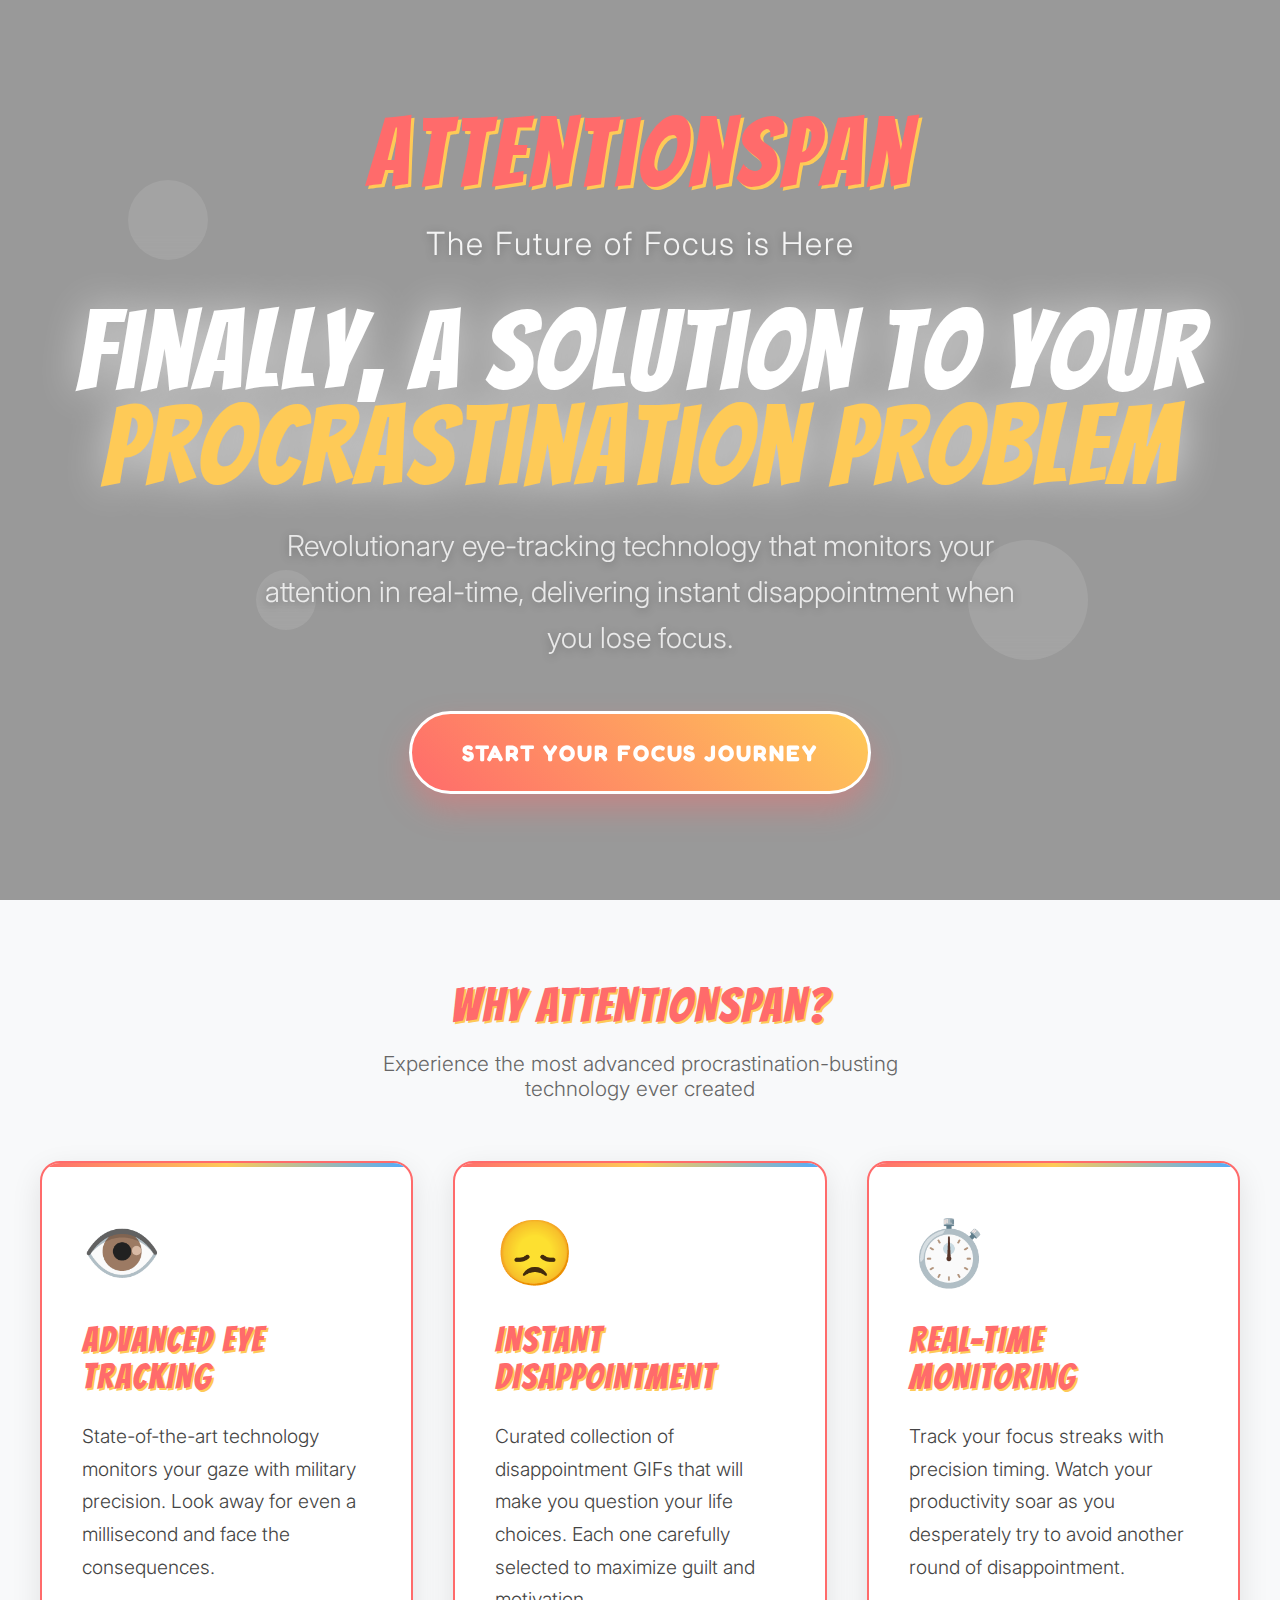
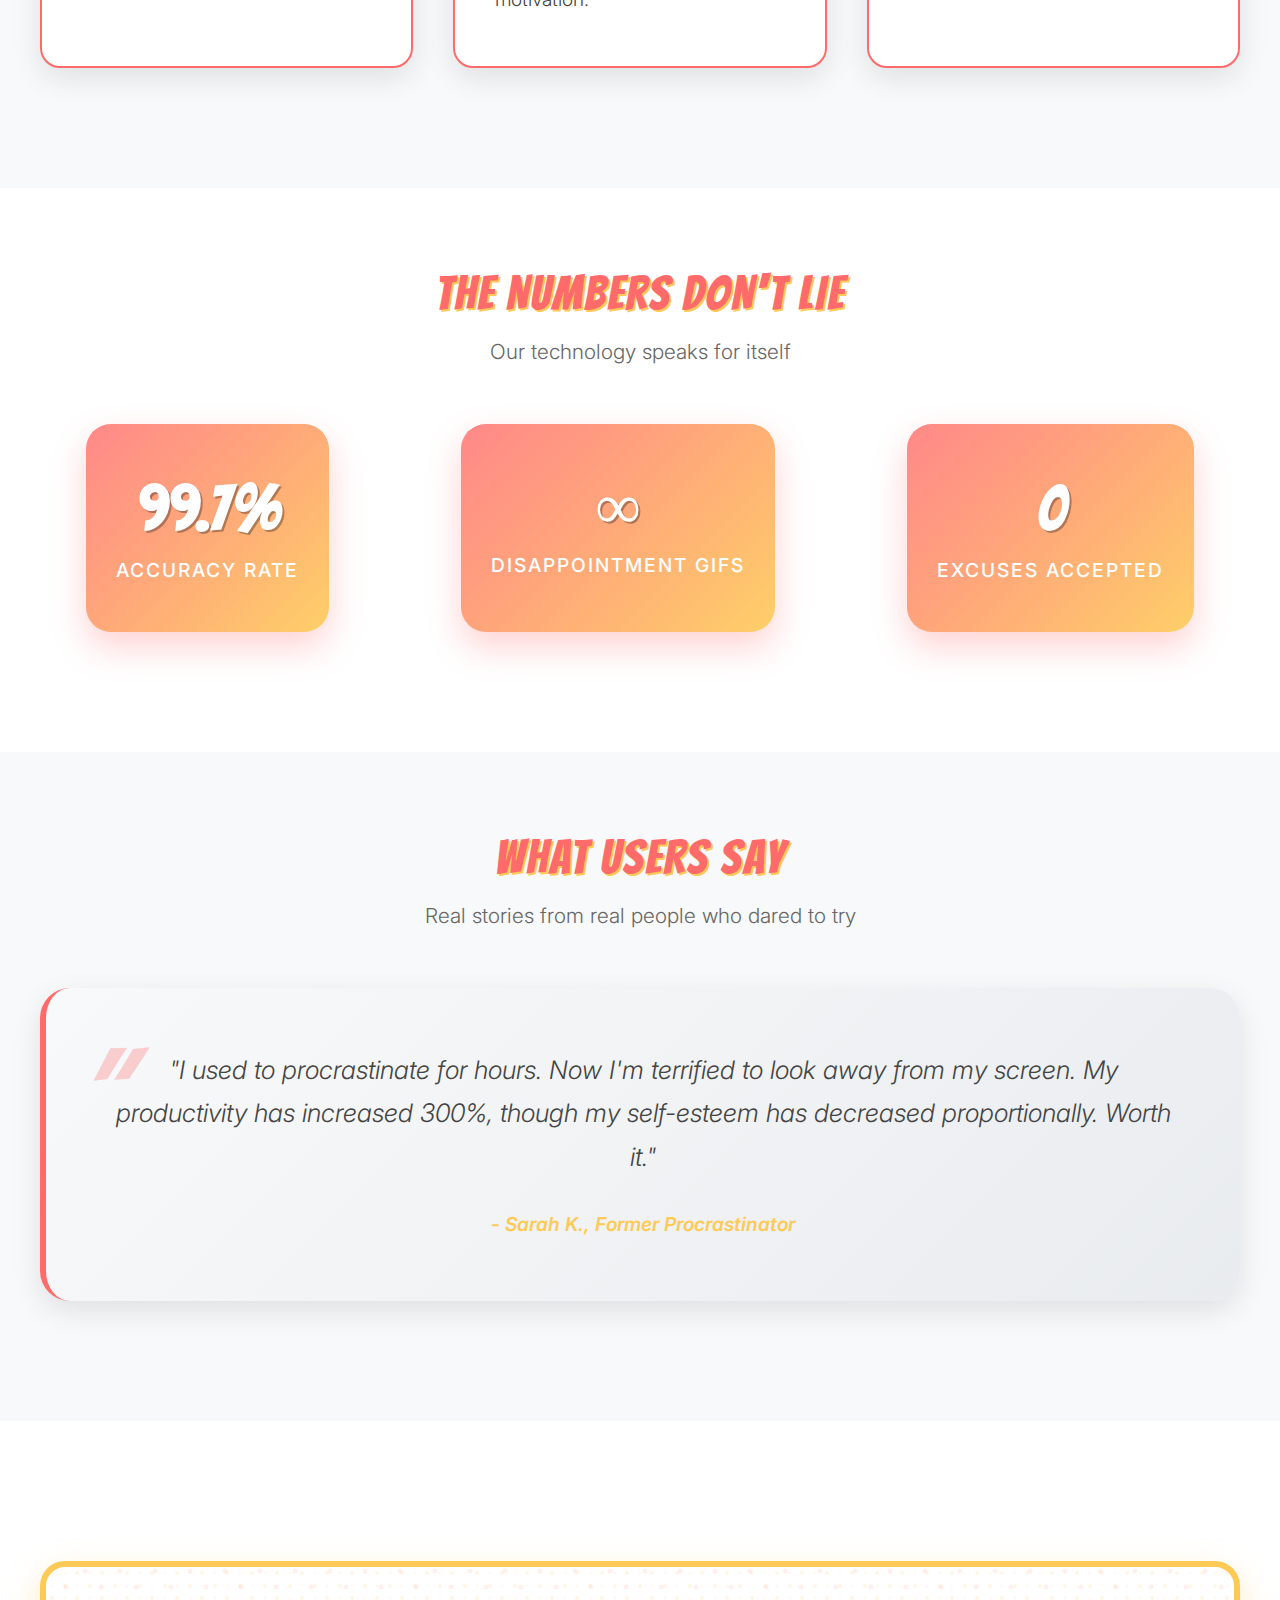
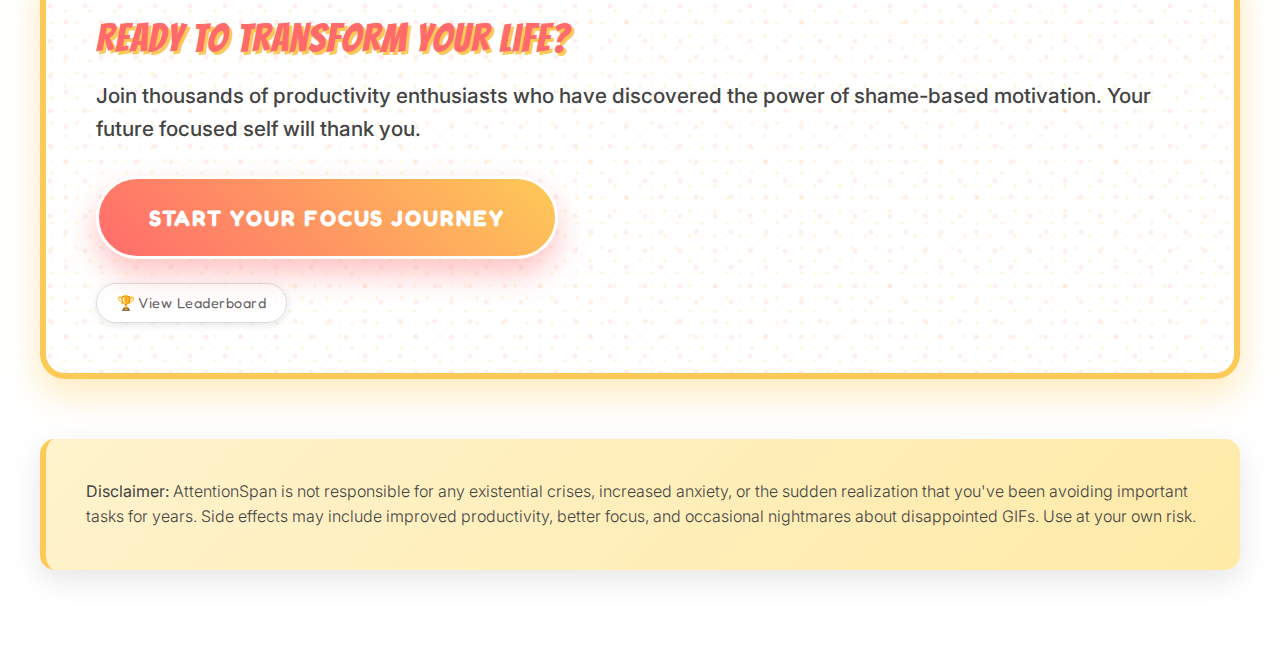
<file: index.html>
<!DOCTYPE html>
<html lang="en">
<head>
    <meta charset="UTF-8">
    <meta name="viewport" content="width=device-width, initial-scale=1.0">
    <title>AttentionSpan - Revolutionary Focus Technology</title>
    <style>
        @import url('https://fonts.googleapis.com/css2?family=Bangers:wght@400&family=Fredoka+One:wght@400&family=Inter:wght@400;500;600&display=swap');

        * {
            margin: 0;
            padding: 0;
            box-sizing: border-box;
        }

        body {
            font-family: 'Inter', -apple-system, BlinkMacSystemFont, 'Segoe UI', Roboto, sans-serif;
            background: url('https://media.giphy.com/media/3o7btPCcdNniyf0ArS/giphy.gif');
            background-size: cover;
            background-position: center center;
            background-attachment: fixed;
            background-repeat: no-repeat;
            color: #333;
            margin: 0;
            padding: 0;
            overflow-x: hidden;
            position: relative;
        }

        /* Mobile-specific background adjustments */
        @media (max-width: 768px) {
            body {
                background-size: cover;
                background-position: center center;
                background-attachment: scroll;
                min-height: 100vh;
            }
        }

        @media (max-width: 480px) {
            body {
                background-size: cover;
                background-position: center center;
                background-attachment: scroll;
                min-height: 100vh;
            }
        }

        /* Add a subtle overlay for better text readability */
        body::before {
            content: '';
            position: fixed;
            top: 0;
            left: 0;
            width: 100%;
            height: 100%;
            background: rgba(0, 0, 0, 0.4);
            z-index: -1;
            pointer-events: none;
        }

        /* Hero Section */
        .hero-section {
            height: 100vh;
            display: flex;
            flex-direction: column;
            justify-content: center;
            align-items: center;
            text-align: center;
            position: relative;
            overflow: hidden;
            background: url('https://media.giphy.com/media/3o7btPCcdNniyf0ArS/giphy.gif');
            background-size: cover;
            background-position: center center;
            background-repeat: no-repeat;
            background-attachment: fixed;
        }

        /* Mobile hero background adjustments */
        @media (max-width: 768px) {
            .hero-section {
                background-attachment: scroll;
                background-size: cover;
                background-position: center center;
                min-height: 100vh;
            }
        }

        @media (max-width: 480px) {
            .hero-section {
                background-attachment: scroll;
                background-size: cover;
                background-position: center center;
                min-height: 100vh;
            }
        }

        .hero-content {
            z-index: 10;
            position: relative;
            max-width: 1200px;
            padding: 0 20px;
        }

        /* Floating Elements */
        .floating-element {
            position: absolute;
            border-radius: 50%;
            background: rgba(255, 255, 255, 0.1);
            backdrop-filter: blur(10px);
            animation: float 6s ease-in-out infinite;
        }

        .floating-element:nth-child(1) {
            width: 80px;
            height: 80px;
            top: 20%;
            left: 10%;
            animation-delay: 0s;
        }

        .floating-element:nth-child(2) {
            width: 120px;
            height: 120px;
            top: 60%;
            right: 15%;
            animation-delay: 2s;
        }

        .floating-element:nth-child(3) {
            width: 60px;
            height: 60px;
            bottom: 30%;
            left: 20%;
            animation-delay: 4s;
        }

        @keyframes float {
            0%, 100% { transform: translateY(0px) rotate(0deg); }
            50% { transform: translateY(-20px) rotate(180deg); }
        }

        .logo {
            font-family: 'Bangers', cursive;
            font-size: 6rem;
            font-weight: 400;
            margin-bottom: 20px;
            color: #ff6b6b;
            text-shadow: 3px 3px 0px #feca57;
            letter-spacing: 4px;
            animation: logoGlow 3s ease-in-out infinite alternate;
        }

        @keyframes logoGlow {
            from { text-shadow: 3px 3px 0px #feca57; }
            to { text-shadow: 3px 3px 0px #feca57, 0 0 20px rgba(254, 202, 87, 0.8); }
        }

        .tagline {
            font-family: 'Inter', sans-serif;
            font-size: 2rem;
            margin-bottom: 40px;
            color: rgba(255, 255, 255, 0.9);
            font-weight: 300;
            text-shadow: 0 2px 10px rgba(0, 0, 0, 0.3);
            letter-spacing: 2px;
        }

        .hero-title {
            font-family: 'Bangers', cursive;
            font-size: 7rem;
            font-weight: 400;
            margin-bottom: 30px;
            line-height: 0.85;
            letter-spacing: 2px;
            color: white;
            text-shadow: 0 0 40px rgba(255, 255, 255, 0.6);
            animation: titlePulse 4s ease-in-out infinite;
        }

        @keyframes titlePulse {
            0%, 100% { transform: scale(1); }
            50% { transform: scale(1.02); }
        }

        .subtitle {
            font-family: 'Inter', sans-serif;
            font-size: 1.8rem;
            margin-bottom: 50px;
            color: rgba(255, 255, 255, 0.8);
            max-width: 800px;
            margin-left: auto;
            margin-right: auto;
            line-height: 1.6;
            font-weight: 300;
            text-shadow: 0 2px 10px rgba(0, 0, 0, 0.3);
        }

        .hero-cta {
            margin-top: 40px;
        }

        .cta-button {
            display: inline-block;
            background: linear-gradient(45deg, #ff6b6b, #feca57);
            color: white;
            padding: 25px 50px;
            font-family: 'Fredoka One', cursive;
            font-size: 1.4rem;
            font-weight: 700;
            text-decoration: none;
            border-radius: 50px;
            transition: all 0.3s ease;
            box-shadow: 0 15px 30px rgba(255, 107, 107, 0.4);
            text-transform: uppercase;
            letter-spacing: 2px;
            border: 3px solid white;
            position: relative;
            overflow: hidden;
        }

        .cta-button::before {
            content: '';
            position: absolute;
            top: 0;
            left: -100%;
            width: 100%;
            height: 100%;
            background: linear-gradient(90deg, transparent, rgba(255, 255, 255, 0.2), transparent);
            transition: left 0.5s;
        }

        .cta-button:hover::before {
            left: 100%;
        }

        .cta-button:hover {
            transform: translateY(-3px) scale(1.05);
            box-shadow: 0 20px 40px rgba(255, 107, 107, 0.6);
        }

        /* Content Sections */
        .content-section {
            padding: 80px 20px;
            position: relative;
            background: white;
            margin: 0;
        }

        .content-section:nth-child(even) {
            background: #f8f9fa;
        }

        .section-container {
            max-width: 1200px;
            margin: 0 auto;
        }

        .section-header {
            text-align: center;
            margin-bottom: 60px;
        }

        .section-title {
            font-family: 'Bangers', cursive;
            font-size: 3rem;
            font-weight: 400;
            color: #ff6b6b;
            text-shadow: 2px 2px 0px #feca57;
            text-transform: uppercase;
            letter-spacing: 2px;
            margin-bottom: 20px;
        }

        .section-subtitle {
            font-family: 'Inter', sans-serif;
            font-size: 1.3rem;
            color: #666;
            font-weight: 300;
            max-width: 600px;
            margin: 0 auto;
        }

        .features {
            display: grid;
            grid-template-columns: repeat(auto-fit, minmax(350px, 1fr));
            gap: 40px;
            margin: 40px 0;
        }

        .feature {
            background: white;
            padding: 50px 40px;
            border-radius: 20px;
            border: 2px solid #ff6b6b;
            transition: all 0.4s ease;
            position: relative;
            overflow: hidden;
            box-shadow: 0 10px 30px rgba(0, 0, 0, 0.1);
        }

        .feature::before {
            content: '';
            position: absolute;
            top: 0;
            left: 0;
            right: 0;
            height: 4px;
            background: linear-gradient(90deg, #ff6b6b, #feca57, #4facfe);
        }

        .feature:hover {
            transform: translateY(-10px) scale(1.02);
            box-shadow: 0 20px 40px rgba(0, 0, 0, 0.15);
        }

        .feature-icon {
            font-size: 4rem;
            margin-bottom: 30px;
        }

        .feature-title {
            font-family: 'Bangers', cursive;
            font-size: 2.2rem;
            font-weight: 400;
            margin-bottom: 25px;
            color: #ff6b6b;
            text-shadow: 2px 2px 0px #feca57;
            text-transform: uppercase;
            letter-spacing: 2px;
        }

        .feature-desc {
            font-family: 'Inter', sans-serif;
            font-size: 1.2rem;
            color: #444;
            line-height: 1.7;
            font-weight: 300;
        }

        .cta-section {
            margin: 60px 0;
            padding: 50px;
            background: linear-gradient(135deg, #fff8e1 0%, #ffecb3 100%) !important;
            background-image: 
                url('data:image/svg+xml,%3Csvg width="25" height="25" viewBox="0 0 25 25" xmlns="http://www.w3.org/2000/svg"%3E%3Cg fill="%23feca57" fill-opacity="0.15"%3E%3Ccircle cx="6" cy="6" r="2"/%3E%3Ccircle cx="19" cy="19" r="2"/%3E%3Ccircle cx="6" cy="19" r="1"/%3E%3Ccircle cx="19" cy="6" r="1"/%3E%3C/g%3E%3C/svg%3E'),
                url('data:image/svg+xml,%3Csvg width="35" height="35" viewBox="0 0 35 35" xmlns="http://www.w3.org/2000/svg"%3E%3Cg fill="%23ff6b6b" fill-opacity="0.1"%3E%3Ccircle cx="8" cy="8" r="2.5"/%3E%3Ccircle cx="27" cy="27" r="2.5"/%3E%3C/g%3E%3C/svg%3E') !important;
            background-size: 25px 25px, 35px 35px !important;
            background-position: 0 0, 12px 12px !important;
            border-radius: 25px;
            border: 6px solid #feca57;
            box-shadow: 0 15px 35px rgba(254, 202, 87, 0.4);
            position: relative;
        }

        .cta-section::before {
            content: '';
            position: absolute;
            top: -4px;
            left: -4px;
            right: -4px;
            bottom: -4px;
            background: linear-gradient(45deg, #feca57, #ff6b6b);
            border-radius: 29px;
            z-index: -1;
            opacity: 0.4;
        }

        .cta-title {
            font-family: 'Bangers', cursive;
            font-size: 2.5rem;
            font-weight: 400;
            margin-bottom: 20px;
            color: #ff6b6b;
            text-shadow: 3px 3px 0px #feca57;
            letter-spacing: 1px;
        }

        .cta-desc {
            font-family: 'Inter', sans-serif;
            font-size: 1.3rem;
            margin-bottom: 30px;
            color: #444;
            line-height: 1.6;
            font-weight: 500;
        }

        .cta-button {
            display: inline-block;
            background: linear-gradient(45deg, #ff6b6b, #feca57);
            color: white;
            padding: 25px 50px;
            font-family: 'Fredoka One', cursive;
            font-size: 1.4rem;
            font-weight: 700;
            text-decoration: none;
            border-radius: 50px;
            transition: all 0.3s ease;
            box-shadow: 0 15px 30px rgba(255, 107, 107, 0.4);
            text-transform: uppercase;
            letter-spacing: 2px;
            border: 3px solid white;
        }

        .cta-button:hover {
            transform: translateY(-3px);
        }

        .leaderboard-link {
            display: inline-block;
            background: rgba(255, 255, 255, 0.8);
            color: #666;
            padding: 10px 20px;
            font-family: 'Fredoka One', cursive;
            font-size: 0.9rem;
            font-weight: 400;
            text-decoration: none;
            border-radius: 20px;
            transition: all 0.3s ease;
            box-shadow: 0 2px 8px rgba(0, 0, 0, 0.1);
            margin-top: 20px;
            border: 1px solid #ddd;
            text-transform: none;
            letter-spacing: 0.5px;
        }

        .leaderboard-link:hover {
            background: rgba(255, 255, 255, 0.9);
            color: #333;
            transform: translateY(-1px);
            box-shadow: 0 4px 12px rgba(0, 0, 0, 0.15);
        }

        .stats {
            display: flex;
            justify-content: space-around;
            margin: 40px 0;
            flex-wrap: wrap;
            gap: 40px;
        }

        .stat {
            text-align: center;
            padding: 50px 30px;
            background: linear-gradient(135deg, #ff6b6b 0%, #feca57 100%);
            border-radius: 25px;
            transition: all 0.3s ease;
            box-shadow: 0 15px 35px rgba(255, 107, 107, 0.3);
            position: relative;
            overflow: hidden;
        }

        .stat::before {
            content: '';
            position: absolute;
            top: 0;
            left: 0;
            right: 0;
            bottom: 0;
            background: linear-gradient(135deg, rgba(255, 255, 255, 0.2) 0%, rgba(255, 255, 255, 0.1) 100%);
            border-radius: 25px;
        }

        .stat:hover {
            transform: translateY(-15px) scale(1.05);
            box-shadow: 0 25px 50px rgba(255, 107, 107, 0.4);
        }

        .stat-number {
            font-family: 'Bangers', cursive;
            font-size: 4rem;
            font-weight: 400;
            color: white;
            margin-bottom: 15px;
            text-shadow: 2px 2px 0px rgba(0, 0, 0, 0.3);
            position: relative;
            z-index: 1;
        }

        .stat-label {
            font-family: 'Inter', sans-serif;
            font-size: 1.2rem;
            color: white;
            text-transform: uppercase;
            letter-spacing: 2px;
            font-weight: 500;
            position: relative;
            z-index: 1;
        }

        .testimonial {
            background: linear-gradient(135deg, #f8f9fa 0%, #e9ecef 100%);
            padding: 60px;
            border-radius: 30px;
            margin: 40px 0;
            border-left: 6px solid #ff6b6b;
            font-family: 'Inter', sans-serif;
            font-style: italic;
            font-size: 1.6rem;
            line-height: 1.7;
            box-shadow: 0 10px 30px rgba(0, 0, 0, 0.1);
            position: relative;
            color: #444;
            font-weight: 300;
            text-align: center;
        }

        .testimonial::before {
            content: '"';
            position: absolute;
            top: 20px;
            left: 30px;
            font-size: 6rem;
            color: #ff6b6b;
            font-family: 'Bangers', cursive;
            opacity: 0.3;
        }

        .testimonial-author {
            font-family: 'Inter', sans-serif;
            margin-top: 30px;
            text-align: center;
            font-weight: 600;
            color: #feca57;
            font-size: 1.2rem;
        }

        .disclaimer {
            background: linear-gradient(135deg, #fff3cd 0%, #ffeaa7 100%);
            padding: 40px;
            border-radius: 15px;
            margin-top: 40px;
            border-left: 6px solid #feca57;
            font-family: 'Inter', sans-serif;
            font-size: 1rem;
            line-height: 1.6;
            color: #444;
            text-align: left;
            box-shadow: 0 10px 30px rgba(0, 0, 0, 0.1);
            font-weight: 300;
        }

        /* Mobile Responsiveness */
        @media (max-width: 1024px) {
            .hero-title {
                font-size: 5rem;
                line-height: 0.85;
            }
            
            .section-title {
                font-size: 2.5rem;
            }
            
            .features {
                grid-template-columns: repeat(auto-fit, minmax(300px, 1fr));
                gap: 30px;
            }
            
            .stats {
                gap: 30px;
            }
        }

        @media (max-width: 768px) {
            .hero-section {
                padding: 20px;
            }
            
            .hero-title {
                font-size: 3.5rem;
                line-height: 0.9;
                letter-spacing: 1px;
            }

            .logo {
                font-size: 4rem;
                margin-bottom: 20px;
            }

            .tagline {
                font-size: 1.5rem;
                margin-bottom: 30px;
            }

            .subtitle {
                font-size: 1.4rem;
                margin-bottom: 40px;
            }
            
            .section-title {
                font-size: 2.2rem;
            }
            
            .section-subtitle {
                font-size: 1.1rem;
            }

            .features {
                grid-template-columns: 1fr;
                gap: 25px;
                margin: 30px 0;
            }

            .feature {
                padding: 35px 25px;
            }

            .feature-title {
                font-size: 1.8rem;
            }
            
            .feature-desc {
                font-size: 1.1rem;
            }

            .stats {
                flex-direction: column;
                gap: 25px;
                margin: 30px 0;
            }

            .stat {
                padding: 40px 25px;
            }
            
            .stat-number {
                font-size: 3.5rem;
            }
            
            .stat-label {
                font-size: 1.1rem;
            }

            .testimonial {
                padding: 40px 25px;
                font-size: 1.4rem;
                margin: 30px 0;
            }
            
            .testimonial::before {
                font-size: 4rem;
                top: 15px;
                left: 20px;
            }

            .cta-button {
                font-size: 1.2rem;
                padding: 15px 30px;
            }
            
            .disclaimer {
                padding: 30px 25px;
                margin-top: 30px;
            }
            
            .content-section {
                padding: 60px 15px;
            }
            
            .section-header {
                margin-bottom: 40px;
            }
        }

        @media (max-width: 480px) {
            .hero-title {
                font-size: 2.8rem;
                line-height: 0.95;
                letter-spacing: 0.5px;
            }

            .logo {
                font-size: 3.5rem;
            }

            .tagline {
                font-size: 1.3rem;
            }

            .subtitle {
                font-size: 1.2rem;
            }
            
            .section-title {
                font-size: 1.8rem;
            }
            
            .section-subtitle {
                font-size: 1rem;
            }

            .feature {
                padding: 30px 20px;
            }

            .feature-title {
                font-size: 1.6rem;
            }
            
            .feature-desc {
                font-size: 1rem;
            }

            .stat {
                padding: 35px 20px;
            }
            
            .stat-number {
                font-size: 3rem;
            }
            
            .stat-label {
                font-size: 1rem;
            }

            .testimonial {
                padding: 35px 20px;
                font-size: 1.3rem;
            }
            
            .testimonial::before {
                font-size: 3.5rem;
                top: 10px;
                left: 15px;
            }

            .cta-button {
                font-size: 1.1rem;
                padding: 12px 25px;
            }
            
            .disclaimer {
                padding: 25px 20px;
                font-size: 0.9rem;
            }
            
            .content-section {
                padding: 50px 10px;
            }
            
            .section-header {
                margin-bottom: 30px;
            }
        }

        @media (max-width: 360px) {
            .hero-title {
                font-size: 2.4rem;
                line-height: 1;
            }

            .logo {
                font-size: 3rem;
            }

            .tagline {
                font-size: 1.2rem;
            }

            .subtitle {
                font-size: 1.1rem;
            }
            
            .section-title {
                font-size: 1.6rem;
            }
            
            .section-subtitle {
                font-size: 0.9rem;
            }

            .feature {
                padding: 25px 15px;
            }

            .feature-title {
                font-size: 1.4rem;
            }
            
            .feature-desc {
                font-size: 0.95rem;
            }

            .stat {
                padding: 30px 15px;
            }
            
            .stat-number {
                font-size: 2.5rem;
            }
            
            .stat-label {
                font-size: 0.9rem;
            }

            .testimonial {
                padding: 30px 15px;
                font-size: 1.2rem;
            }
            
            .testimonial::before {
                font-size: 3rem;
                top: 8px;
                left: 12px;
            }

            .cta-button {
                font-size: 1rem;
                padding: 10px 20px;
            }
            
            .disclaimer {
                padding: 20px 15px;
                font-size: 0.85rem;
            }
            
            .content-section {
                padding: 40px 8px;
            }
            
            .section-header {
                margin-bottom: 25px;
            }
        }
    </style>
</head>
<body>
    <!-- Hero Section -->
    <section class="hero-section">
        <div class="floating-element"></div>
        <div class="floating-element"></div>
        <div class="floating-element"></div>
        
        <div class="hero-content">
            <div class="logo">AttentionSpan</div>
            <div class="tagline">The Future of Focus is Here</div>
            
            <h1 class="hero-title">
                Finally, a Solution to Your<br>
                <span style="color: #feca57;">Procrastination Problem</span>
            </h1>
            
            <p class="subtitle">
                Revolutionary eye-tracking technology that monitors your attention in real-time, 
                delivering instant disappointment when you lose focus.
            </p>

            <div class="hero-cta">
                <a href="app.html" class="cta-button">Start Your Focus Journey</a>
            </div>
        </div>
    </section>

    <!-- Features Section -->
    <section class="content-section">
        <div class="section-container">
            <div class="section-header">
                <h2 class="section-title">Why AttentionSpan?</h2>
                <p class="section-subtitle">Experience the most advanced procrastination-busting technology ever created</p>
            </div>
            <div class="features">
                <div class="feature">
                    <div class="feature-icon">👁️</div>
                    <h3 class="feature-title">Advanced Eye Tracking</h3>
                    <p class="feature-desc">
                        State-of-the-art technology monitors your gaze with military precision. 
                        Look away for even a millisecond and face the consequences.
                    </p>
                </div>
                
                <div class="feature">
                    <div class="feature-icon">😞</div>
                    <h3 class="feature-title">Instant Disappointment</h3>
                    <p class="feature-desc">
                        Curated collection of disappointment GIFs that will make you question your life choices. 
                        Each one carefully selected to maximize guilt and motivation.
                    </p>
                </div>
                
                <div class="feature">
                    <div class="feature-icon">⏱️</div>
                    <h3 class="feature-title">Real-Time Monitoring</h3>
                    <p class="feature-desc">
                        Track your focus streaks with precision timing. Watch your productivity soar 
                        as you desperately try to avoid another round of disappointment.
                    </p>
                </div>
            </div>
        </div>
    </section>

    <!-- Stats Section -->
    <section class="content-section">
        <div class="section-container">
            <div class="section-header">
                <h2 class="section-title">The Numbers Don't Lie</h2>
                <p class="section-subtitle">Our technology speaks for itself</p>
            </div>
            <div class="stats">
                <div class="stat">
                    <div class="stat-number">99.7%</div>
                    <div class="stat-label">Accuracy Rate</div>
                </div>
                <div class="stat">
                    <div class="stat-number" style="line-height: 1;">∞</div>
                    <div class="stat-label">Disappointment GIFs</div>
                </div>
                <div class="stat">
                    <div class="stat-number">0</div>
                    <div class="stat-label">Excuses Accepted</div>
                </div>
            </div>
        </div>
    </section>

    <!-- Testimonial Section -->
    <section class="content-section">
        <div class="section-container">
            <div class="section-header">
                <h2 class="section-title">What Users Say</h2>
                <p class="section-subtitle">Real stories from real people who dared to try</p>
            </div>
            <div class="testimonial">
                "I used to procrastinate for hours. Now I'm terrified to look away from my screen. 
                My productivity has increased 300%, though my self-esteem has decreased proportionally. 
                Worth it."
                <div class="testimonial-author">- Sarah K., Former Procrastinator</div>
            </div>
        </div>
    </section>

    <!-- Final CTA Section -->
    <section class="content-section">
        <div class="section-container">
            <div class="cta-section">
                <h2 class="cta-title">Ready to Transform Your Life?</h2>
                <p class="cta-desc">
                    Join thousands of productivity enthusiasts who have discovered the power of 
                    shame-based motivation. Your future focused self will thank you.
                </p>
                <a href="app.html" class="cta-button">Start Your Focus Journey</a><br>
                <a href="leaderboard.html" class="leaderboard-link">🏆 View Leaderboard</a>
            </div>

            <div class="disclaimer">
                <strong>Disclaimer:</strong> AttentionSpan is not responsible for any existential crises, 
                increased anxiety, or the sudden realization that you've been avoiding important tasks 
                for years. Side effects may include improved productivity, better focus, and occasional 
                nightmares about disappointed GIFs. Use at your own risk.
            </div>
        </div>
    </section>

    <script defer data-domain="davidemorotti.com" src="https://analytics.ampsand.ch/js/script.js"></script>
</body>
</html>
</file>
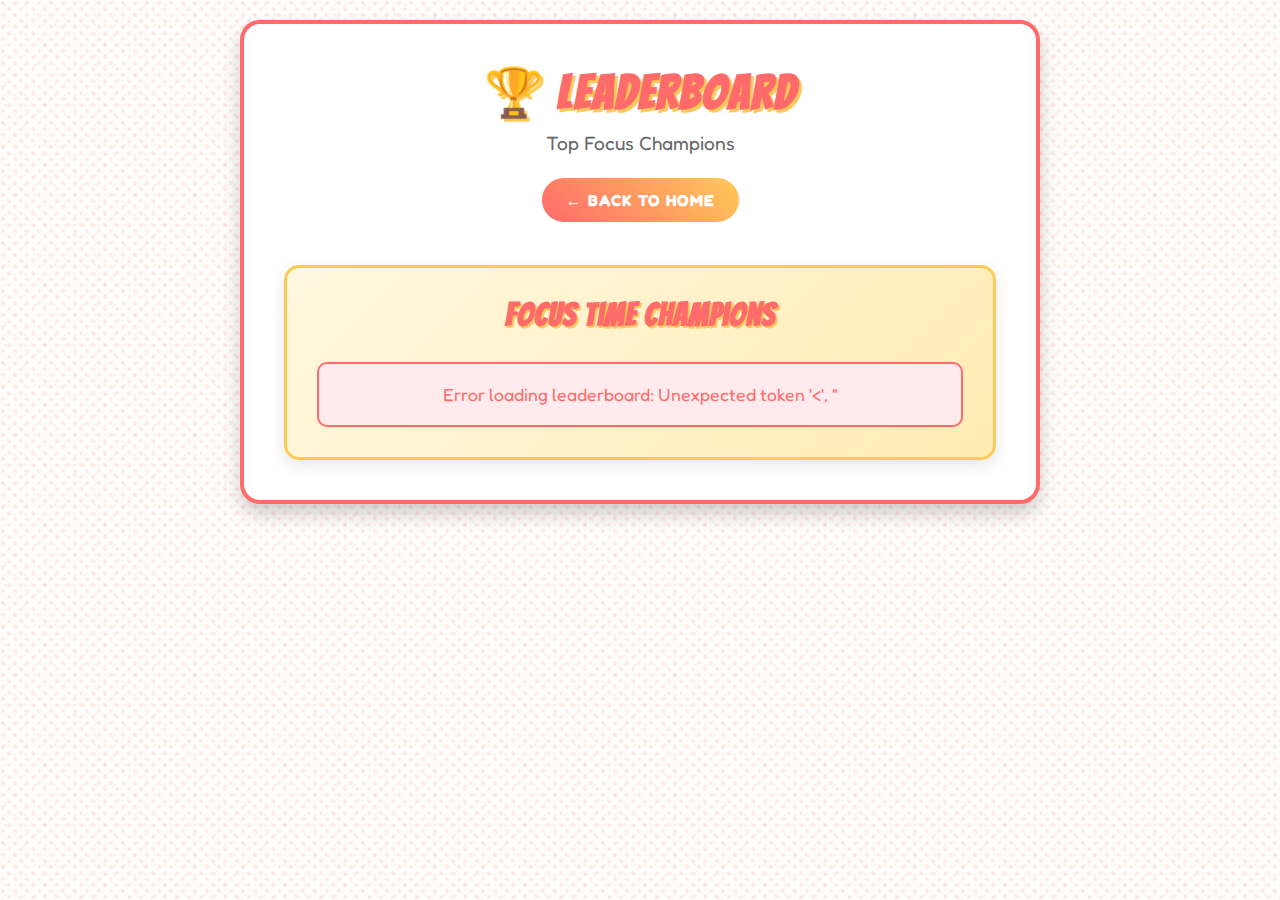
<file: leaderboard.html>
<!DOCTYPE html>
<html lang="en">
<head>
    <meta charset="UTF-8">
    <meta name="viewport" content="width=device-width, initial-scale=1.0">
    <title>AttentionSpan Leaderboard</title>
    <style>
        @import url('https://fonts.googleapis.com/css2?family=Bangers:wght@400&family=Fredoka+One:wght@400&display=swap');
        
        * {
            margin: 0;
            padding: 0;
            box-sizing: border-box;
        }

        body {
            font-family: 'Fredoka One', 'Comic Sans MS', cursive, sans-serif;
            background: white;
            background-image: 
                url('data:image/svg+xml,%3Csvg width="12" height="12" viewBox="0 0 12 12" xmlns="http://www.w3.org/2000/svg"%3E%3Cg fill="%23ff6b6b" fill-opacity="0.15"%3E%3Ccircle cx="3" cy="3" r="2"/%3E%3Ccircle cx="9" cy="9" r="2"/%3E%3C/g%3E%3C/svg%3E'),
                url('data:image/svg+xml,%3Csvg width="16" height="16" viewBox="0 0 16 16" xmlns="http://www.w3.org/2000/svg"%3E%3Cg fill="%23feca57" fill-opacity="0.1"%3E%3Ccircle cx="4" cy="4" r="1.5"/%3E%3Ccircle cx="12" cy="12" r="1.5"/%3E%3Ccircle cx="4" cy="12" r="1"/%3E%3Ccircle cx="12" cy="4" r="1"/%3E%3C/g%3E%3C/svg%3E'),
                url('data:image/svg+xml,%3Csvg width="20" height="20" viewBox="0 0 20 20" xmlns="http://www.w3.org/2000/svg"%3E%3Cg fill="%23ff6b6b" fill-opacity="0.08"%3E%3Ccircle cx="5" cy="5" r="2"/%3E%3Ccircle cx="15" cy="15" r="2"/%3E%3Ccircle cx="5" cy="15" r="1.2"/%3E%3Ccircle cx="15" cy="5" r="1.2"/%3E%3Ccircle cx="10" cy="10" r="0.8"/%3E%3C/g%3E%3C/svg%3E');
            background-size: 12px 12px, 16px 16px, 20px 20px;
            background-position: 0 0, 6px 6px, 10px 10px;
            color: #333;
            min-height: 100vh;
            padding: 20px;
        }

        .container {
            max-width: 800px;
            margin: 0 auto;
            background: white;
            border-radius: 20px;
            padding: 40px;
            border: 4px solid #ff6b6b;
            box-shadow: 0 10px 20px rgba(0, 0, 0, 0.2);
        }

        .header {
            text-align: center;
            margin-bottom: 40px;
        }

        .title {
            font-family: 'Bangers', cursive;
            font-size: 3rem;
            color: #ff6b6b;
            text-shadow: 3px 3px 0px #feca57;
            margin-bottom: 10px;
            letter-spacing: 2px;
        }

        .subtitle {
            font-size: 1.2rem;
            color: #666;
            margin-bottom: 20px;
        }

        .back-button {
            display: inline-block;
            background: linear-gradient(45deg, #ff6b6b, #feca57);
            color: white;
            padding: 12px 24px;
            font-size: 1rem;
            font-weight: 700;
            text-decoration: none;
            border-radius: 25px;
            transition: all 0.3s ease;
            text-transform: uppercase;
            letter-spacing: 1px;
            border: 3px solid white;
        }

        .back-button:hover {
            transform: translateY(-2px);
            box-shadow: 0 8px 15px rgba(255, 107, 107, 0.3);
        }

        .leaderboard {
            background: linear-gradient(135deg, #fff8e1 0%, #ffecb3 100%);
            border-radius: 15px;
            padding: 30px;
            border: 3px solid #feca57;
            box-shadow: 0 5px 15px rgba(0, 0, 0, 0.1);
        }

        .leaderboard-title {
            font-family: 'Bangers', cursive;
            font-size: 2rem;
            color: #ff6b6b;
            text-shadow: 2px 2px 0px #feca57;
            text-align: center;
            margin-bottom: 30px;
            letter-spacing: 1px;
        }

        .entry {
            display: flex;
            justify-content: space-between;
            align-items: center;
            padding: 15px 20px;
            margin-bottom: 10px;
            background: white;
            border-radius: 10px;
            border: 2px solid #ff6b6b;
            box-shadow: 0 2px 5px rgba(0, 0, 0, 0.1);
            transition: transform 0.2s ease;
        }

        .entry:hover {
            transform: translateY(-2px);
            box-shadow: 0 4px 10px rgba(0, 0, 0, 0.15);
        }

        .entry.rank-1 {
            background: linear-gradient(135deg, #ffd700, #ffed4e);
            border-color: #ff6b6b;
        }

        .entry.rank-2 {
            background: linear-gradient(135deg, #c0c0c0, #e8e8e8);
            border-color: #ff6b6b;
        }

        .entry.rank-3 {
            background: linear-gradient(135deg, #cd7f32, #daa520);
            border-color: #ff6b6b;
        }

        .entry.new-score {
            background: linear-gradient(135deg, #4caf50, #8bc34a) !important;
            border-color: #2e7d32 !important;
            animation: pulse 2s ease-in-out;
        }

        @keyframes pulse {
            0% { transform: scale(1); }
            50% { transform: scale(1.05); }
            100% { transform: scale(1); }
        }

        .rank {
            font-family: 'Bangers', cursive;
            font-size: 1.5rem;
            color: #ff6b6b;
            text-shadow: 2px 2px 0px #feca57;
            min-width: 40px;
        }

        .name {
            font-size: 1.2rem;
            font-weight: bold;
            color: #333;
            flex-grow: 1;
            margin-left: 15px;
        }

        .time {
            font-family: 'Bangers', cursive;
            font-size: 1.3rem;
            color: #ff6b6b;
            text-shadow: 1px 1px 0px #feca57;
        }

        .date {
            font-size: 0.9rem;
            color: #666;
            margin-left: 15px;
        }

        .loading {
            text-align: center;
            font-size: 1.2rem;
            color: #666;
            padding: 40px;
        }

        .error {
            text-align: center;
            color: #ff6b6b;
            font-size: 1.1rem;
            padding: 20px;
            background: #ffebee;
            border-radius: 10px;
            border: 2px solid #ff6b6b;
        }

        .no-data {
            text-align: center;
            color: #666;
            font-size: 1.2rem;
            padding: 40px;
            background: white;
            border-radius: 10px;
            border: 2px dashed #ff6b6b;
        }

        /* Mobile responsive */
        @media (max-width: 768px) {
            .container {
                padding: 20px;
                margin: 10px;
            }
            
            .title {
                font-size: 2.5rem;
            }
            
            .leaderboard-title {
                font-size: 1.5rem;
            }
            
            .entry {
                flex-direction: column;
                text-align: center;
                gap: 10px;
            }
            
            .name {
                margin-left: 0;
            }
            
            .date {
                margin-left: 0;
            }
        }
    </style>
</head>
<body>
    <div class="container">
        <div class="header">
            <h1 class="title">🏆 LEADERBOARD</h1>
            <p class="subtitle">Top Focus Champions</p>
            <a href="index.html" class="back-button">← Back to Home</a>
        </div>

        <div class="leaderboard">
            <h2 class="leaderboard-title">Focus Time Champions</h2>
            <div id="leaderboard-content">
                <div class="loading">Loading leaderboard...</div>
            </div>
        </div>
    </div>

    <script>
        async function loadLeaderboard() {
            try {
                const response = await fetch('leaderboard.php');
                const result = await response.json();
                
                const content = document.getElementById('leaderboard-content');
                
                if (result.success && result.data.length > 0) {
                    let html = '';
                    result.data.forEach((entry, index) => {
                        const rank = index + 1;
                        const rankClass = rank <= 3 ? `rank-${rank}` : '';
                        const timeFormatted = formatTime(entry.time);
                        const dateFormatted = new Date(entry.timestamp * 1000).toLocaleDateString();
                        
                        // Check if this is the newly added score
                        const highlightScore = JSON.parse(localStorage.getItem('highlightScore') || '{}');
                        const isNewScore = highlightScore.name === entry.name && 
                                         highlightScore.time === entry.time && 
                                         (Date.now() - highlightScore.timestamp) < 10000; // Within 10 seconds
                        
                        const highlightClass = isNewScore ? 'new-score' : '';
                        
                        html += `
                            <div class="entry ${rankClass} ${highlightClass}">
                                <div class="rank">#${rank}</div>
                                <div class="name">${escapeHtml(entry.name)}</div>
                                <div class="time">${timeFormatted}</div>
                                <div class="date">${dateFormatted}</div>
                            </div>
                        `;
                    });
                    content.innerHTML = html;
                } else if (result.success && result.data.length === 0) {
                    content.innerHTML = '<div class="no-data">No scores yet! Be the first to set a record! 🎯</div>';
                } else {
                    content.innerHTML = '<div class="error">Failed to load leaderboard: ' + (result.message || 'Unknown error') + '</div>';
                }
            } catch (error) {
                document.getElementById('leaderboard-content').innerHTML = 
                    '<div class="error">Error loading leaderboard: ' + error.message + '</div>';
            }
        }

        function formatTime(seconds) {
            const days = Math.floor(seconds / 86400); // 86400 seconds = 24 hours
            const hours = Math.floor((seconds % 86400) / 3600);
            const minutes = Math.floor((seconds % 3600) / 60);
            const remainingSeconds = seconds % 60;
            
            if (days > 0) {
                // Show days, hours, minutes, and seconds for really long sessions
                return `${days}d ${hours}h ${minutes}m ${remainingSeconds}s`;
            } else if (hours > 0) {
                // Show hours, minutes, and seconds for sessions over 1 hour
                return `${hours}h ${minutes}m ${remainingSeconds}s`;
            } else {
                // Show minutes and seconds for shorter sessions
                return `${minutes}:${remainingSeconds.toString().padStart(2, '0')}`;
            }
        }

        function escapeHtml(text) {
            const div = document.createElement('div');
            div.textContent = text;
            return div.innerHTML;
        }

        // Load leaderboard on page load
        loadLeaderboard();
        
        // Clear highlight after 5 seconds
        setTimeout(() => {
            localStorage.removeItem('highlightScore');
        }, 5000);
    </script>

    <script defer data-domain="davidemorotti.com" src="https://analytics.ampsand.ch/js/script.js"></script>
</body>
</html>
</file>
